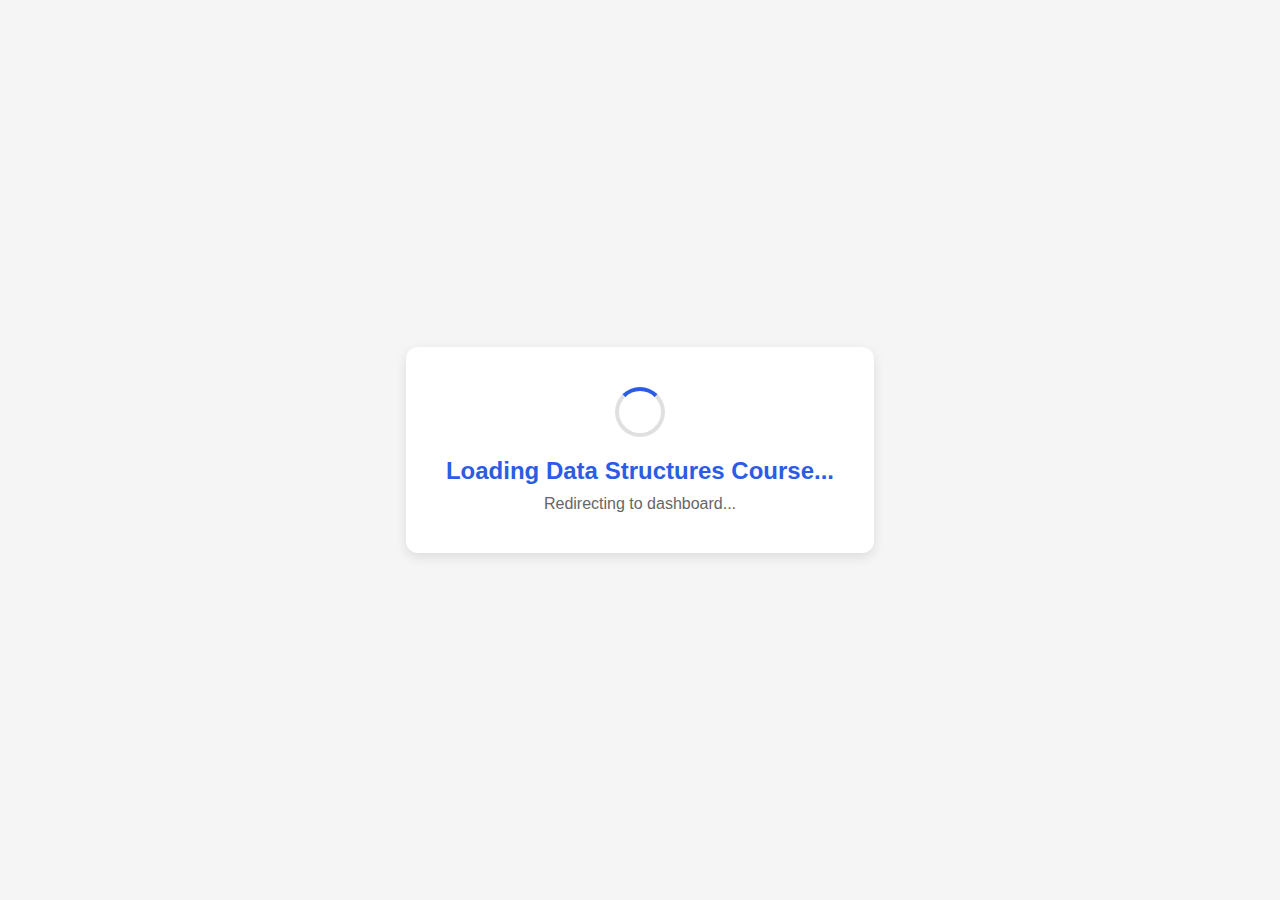
<file: index.html>
<!DOCTYPE html>
<html lang="en">
<head>
    <meta charset="UTF-8">
    <meta name="viewport" content="width=device-width, initial-scale=1.0, user-scalable=no">
    <title>Data Structures Course</title>
    <link rel="stylesheet" href="styles.css">
</head>
<body>
    <div class="loading-container">
        <div class="loading-content">
            <div class="loading-spinner"></div>
            <h2>Loading Data Structures Course...</h2>
            <p>Redirecting to dashboard...</p>
        </div>
    </div>

    <script>
        // Redirect to main.html after a brief loading screen
        setTimeout(() => {
            window.location.href = 'main.html';
        }, 1000);
    </script>

    <style>
        .loading-container {
            display: flex;
            align-items: center;
            justify-content: center;
            min-height: 100vh;
            background: #f5f5f5;
        }

        .loading-content {
            text-align: center;
            padding: 40px;
            background: white;
            border-radius: 12px;
            box-shadow: 0 4px 12px rgba(0, 0, 0, 0.1);
        }

        .loading-spinner {
            width: 50px;
            height: 50px;
            border: 4px solid #e0e0e0;
            border-top: 4px solid #2b5ce6;
            border-radius: 50%;
            animation: spin 1s linear infinite;
            margin: 0 auto 20px;
        }

        .loading-content h2 {
            color: #2b5ce6;
            margin-bottom: 10px;
            font-size: 24px;
        }

        .loading-content p {
            color: #666;
            font-size: 16px;
        }

        @keyframes spin {
            0% { transform: rotate(0deg); }
            100% { transform: rotate(360deg); }
        }
    </style>
</body>
</html>
</file>
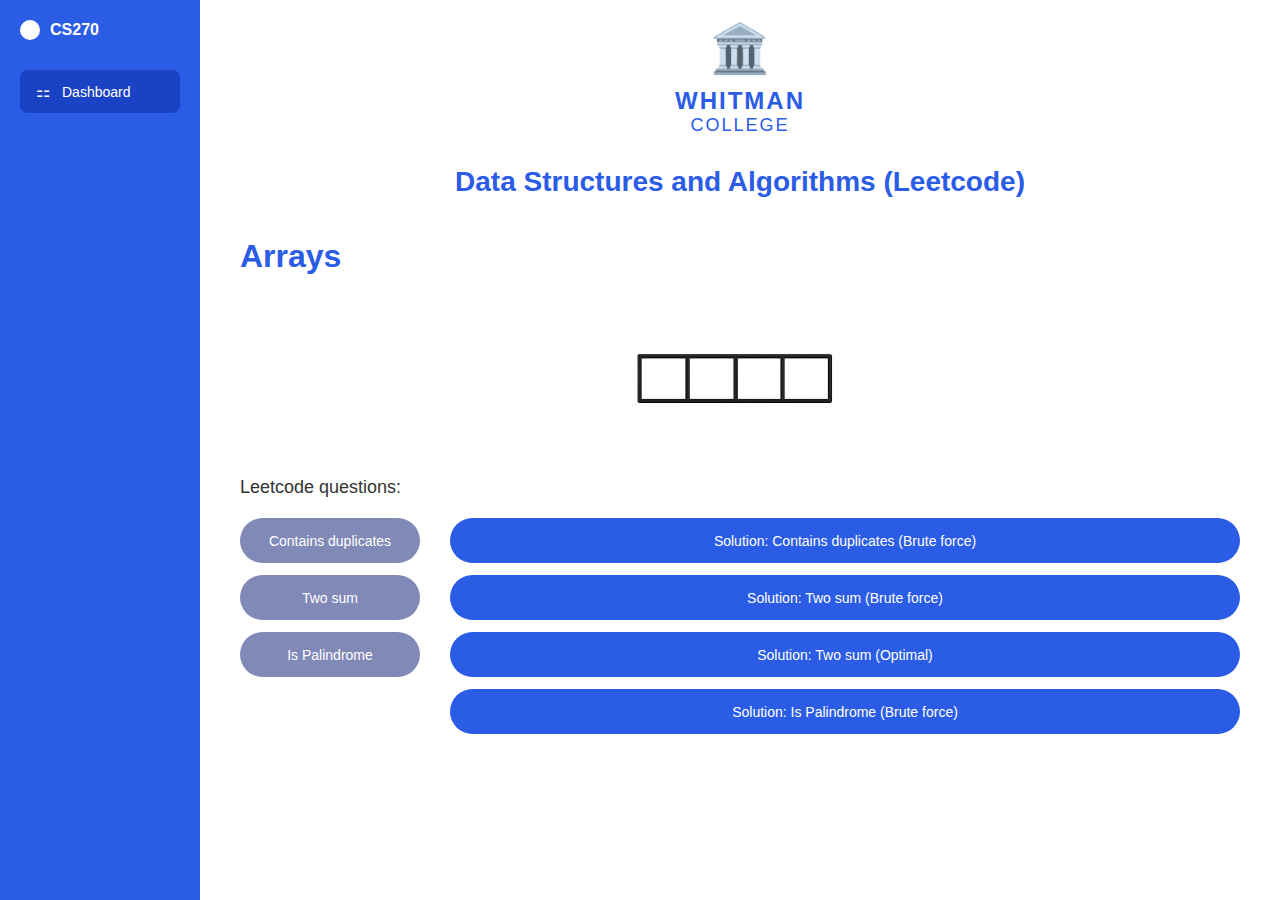
<file: arrays.html>
<!DOCTYPE html>
<html lang="en">
<head>
    <meta charset="UTF-8">
    <meta name="viewport" content="width=device-width, initial-scale=1.0, user-scalable=no">
    <title>Data Structures Course - Arrays</title>
    <link rel="stylesheet" href="styles.css">
</head>
<body>
    <div class="app-container">
        <!-- Sidebar -->
        <aside class="sidebar">
            <div class="course-info">
                <div class="course-badge">
                    <div class="badge-circle"></div>
                    <span class="course-code">CS270</span>
                </div>
            </div>
            <nav class="sidebar-nav">
                <div class="nav-item active">
                    <div class="nav-icon">⚏</div>
                    <span>Dashboard</span>
                </div>
            </nav>
        </aside>
        
        <!-- Main Content -->
        <main class="main-content arrays-page">
            <!-- College Branding -->
            <div class="college-branding">
                <div class="college-logo">
                    <div class="logo-icon">🏛️</div>
                    <div class="college-text">
                        <div class="college-name">WHITMAN</div>
                        <div class="college-type">COLLEGE</div>
                    </div>
                </div>
            </div>
            
            <!-- Course Title -->
            <h1 class="main-title">Data Structures and Algorithms (Leetcode)</h1>
            
            <!-- Page Title -->
            <h2 class="page-title">Arrays</h2>
            
            <!-- Array Visualization -->
            <div class="array-visualization">
                <img src="images/array.png" alt="Array visualization" class="data-structure-image" />
            </div>
            
            <!-- Leetcode Questions -->
            <div class="leetcode-section">
                <h3 class="section-title">Leetcode questions:</h3>
                <div class="questions-layout">
                    <div class="questions-column">
                        <div class="question-card gray" data-question="contains-duplicates">
                            <span>Contains duplicates</span>
                        </div>
                        <div class="question-card gray" data-question="two-sum">
                            <span>Two sum</span>
                        </div>
                        <div class="question-card gray" data-question="is-palindrome">
                            <span>Is Palindrome</span>
                        </div>
                    </div>
                    <div class="solutions-column">
                        <div class="question-card blue" data-question="contains-duplicates-solution-brute">
                            <span>Solution: Contains duplicates (Brute force)</span>
                        </div>
                        <div class="question-card blue" data-question="two-sum-solution-brute">
                            <span>Solution: Two sum (Brute force)</span>
                        </div>
                        <div class="question-card blue" data-question="two-sum-solution-optimal">
                            <span>Solution: Two sum (Optimal)</span>
                        </div>
                        <div class="question-card blue" data-question="is-palindrome-solution-brute">
                            <span>Solution: Is Palindrome (Brute force)</span>
                        </div>
                    </div>
                </div>
            </div>
        </main>
    </div>

    <script src="arrays.js"></script>
</body>
</html>
</file>
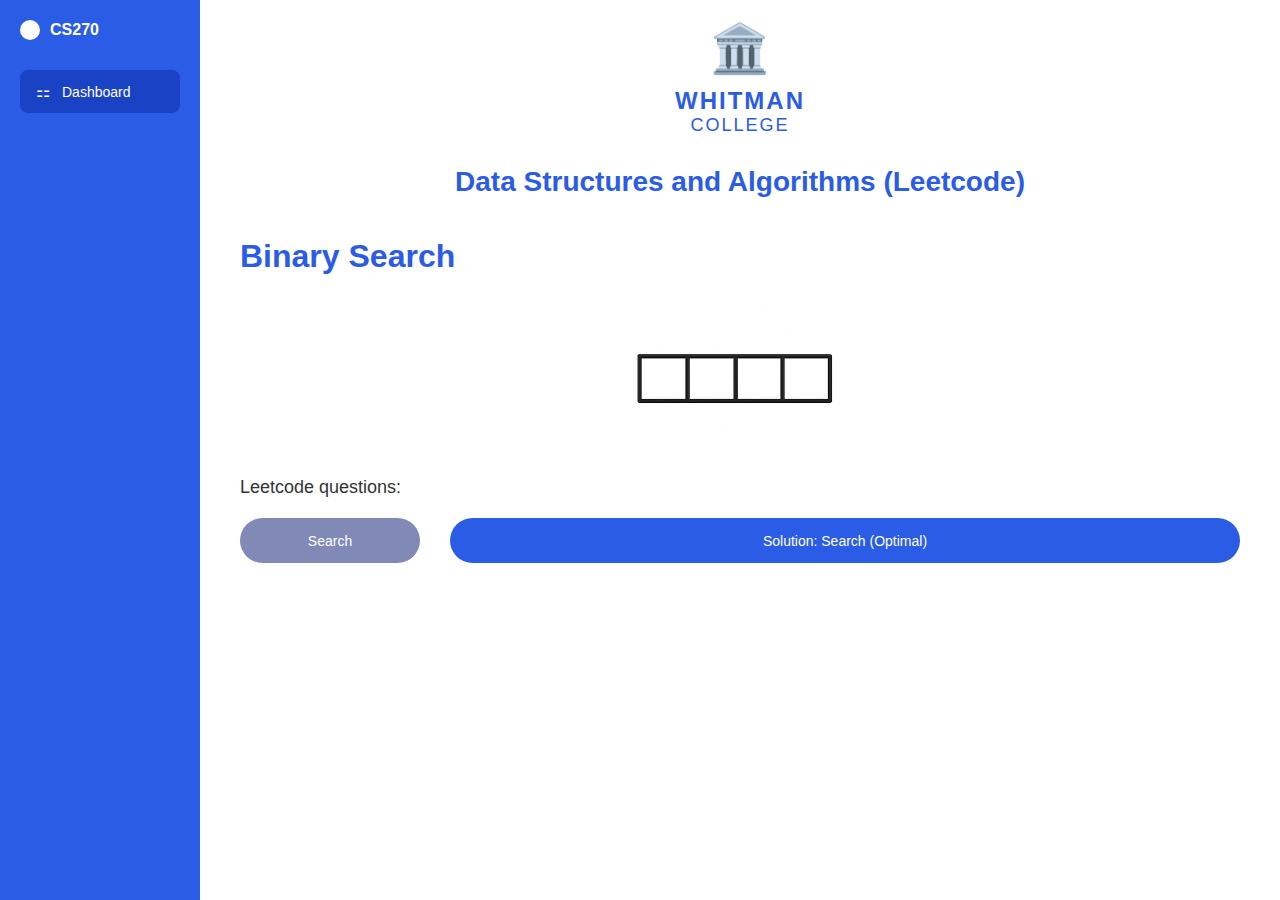
<file: binary-search.html>
<!DOCTYPE html>
<html lang="en">
<head>
    <meta charset="UTF-8">
    <meta name="viewport" content="width=device-width, initial-scale=1.0, user-scalable=no">
    <title>Data Structures Course - Binary Search </title>
    <link rel="stylesheet" href="styles.css">
</head>
<body>
    <div class="app-container">
        <!-- Sidebar -->
        <aside class="sidebar">
            <div class="course-info">
                <div class="course-badge">
                    <div class="badge-circle"></div>
                    <span class="course-code">CS270</span>
                </div>
            </div>
            <nav class="sidebar-nav">
                <div class="nav-item active">
                    <div class="nav-icon">⚏</div>
                    <span>Dashboard</span>
                </div>
            </nav>
        </aside>
        
        <!-- Main Content -->
        <main class="main-content arrays-page">
            <!-- College Branding -->
            <div class="college-branding">
                <div class="college-logo">
                    <div class="logo-icon">🏛️</div>
                    <div class="college-text">
                        <div class="college-name">WHITMAN</div>
                        <div class="college-type">COLLEGE</div>
                    </div>
                </div>
            </div>
            
            <!-- Course Title -->
            <h1 class="main-title">Data Structures and Algorithms (Leetcode)</h1>
            
            <!-- Page Title -->
            <h2 class="page-title">Binary Search</h2>
            
            <!-- Array Visualization -->
            <div class="array-visualization">
                <img src="images/array.png" alt="stack visualization" class="data-structure-image" />
            </div>
            
            <!-- Leetcode Questions -->
            <div class="leetcode-section">
                <h3 class="section-title">Leetcode questions:</h3>
                <div class="questions-layout">
                    <div class="questions-column">
                        <div class="question-card gray" data-question="search">
                            <span>Search</span>
                        </div>
                    </div>
                    <div class="solutions-column">
                        <div class="question-card blue" data-question="search-solution-optimal">
                            <span>Solution: Search (Optimal)</span>
                        </div>
                    </div>
                </div>
            </div>
        </main>
    </div>

    <script src="binary-search.js"></script>
</body>
</html>
</file>
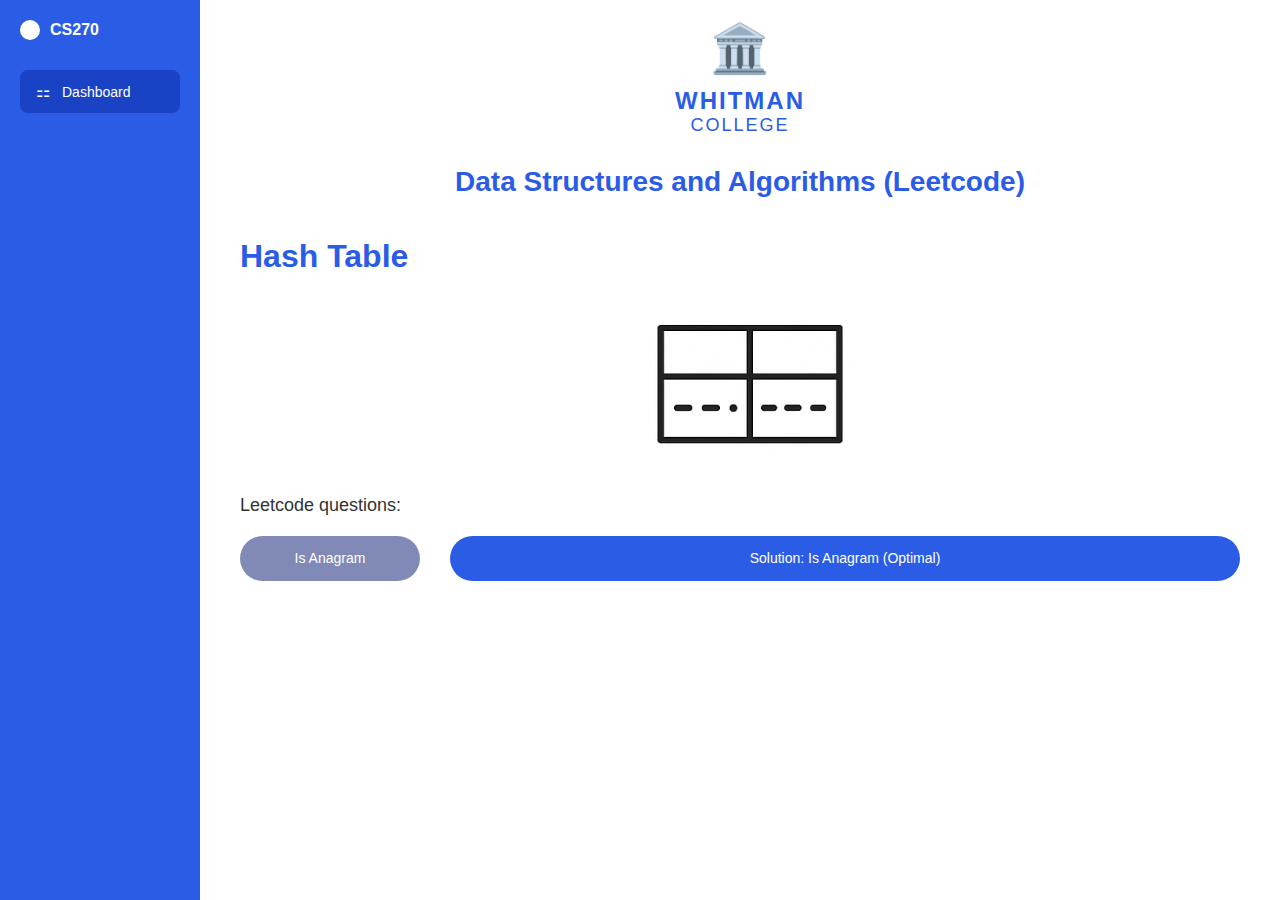
<file: hash-table.html>
<!DOCTYPE html>
<html lang="en">
<head>
    <meta charset="UTF-8">
    <meta name="viewport" content="width=device-width, initial-scale=1.0, user-scalable=no">
    <title>Data Structures Course - Hash Table </title>
    <link rel="stylesheet" href="styles.css">
</head>
<body>
    <div class="app-container">
        <!-- Sidebar -->
        <aside class="sidebar">
            <div class="course-info">
                <div class="course-badge">
                    <div class="badge-circle"></div>
                    <span class="course-code">CS270</span>
                </div>
            </div>
            <nav class="sidebar-nav">
                <div class="nav-item active">
                    <div class="nav-icon">⚏</div>
                    <span>Dashboard</span>
                </div>
            </nav>
        </aside>
        
        <!-- Main Content -->
        <main class="main-content arrays-page">
            <!-- College Branding -->
            <div class="college-branding">
                <div class="college-logo">
                    <div class="logo-icon">🏛️</div>
                    <div class="college-text">
                        <div class="college-name">WHITMAN</div>
                        <div class="college-type">COLLEGE</div>
                    </div>
                </div>
            </div>
            
            <!-- Course Title -->
            <h1 class="main-title">Data Structures and Algorithms (Leetcode)</h1>
            
            <!-- Page Title -->
            <h2 class="page-title">Hash Table</h2>
            
            <!-- Array Visualization -->
            <div class="array-visualization">
                <img src="images/hash-table.png" alt="hash table visualization" class="data-structure-image" />
            </div>
            
            <!-- Leetcode Questions -->
            <div class="leetcode-section">
                <h3 class="section-title">Leetcode questions:</h3>
                <div class="questions-layout">
                    <div class="questions-column">
                        <div class="question-card gray" data-question="is-anagram">
                            <span>Is Anagram</span>
                        </div>
                    </div>
                    <div class="solutions-column">
                        <div class="question-card blue" data-question="is-anagram-solution-optimal">
                            <span>Solution: Is Anagram (Optimal)</span>
                        </div>
                    </div>
                </div>
            </div>
        </main>
    </div>

    <script src="hash-table.js"></script>
</body>
</html>
</file>
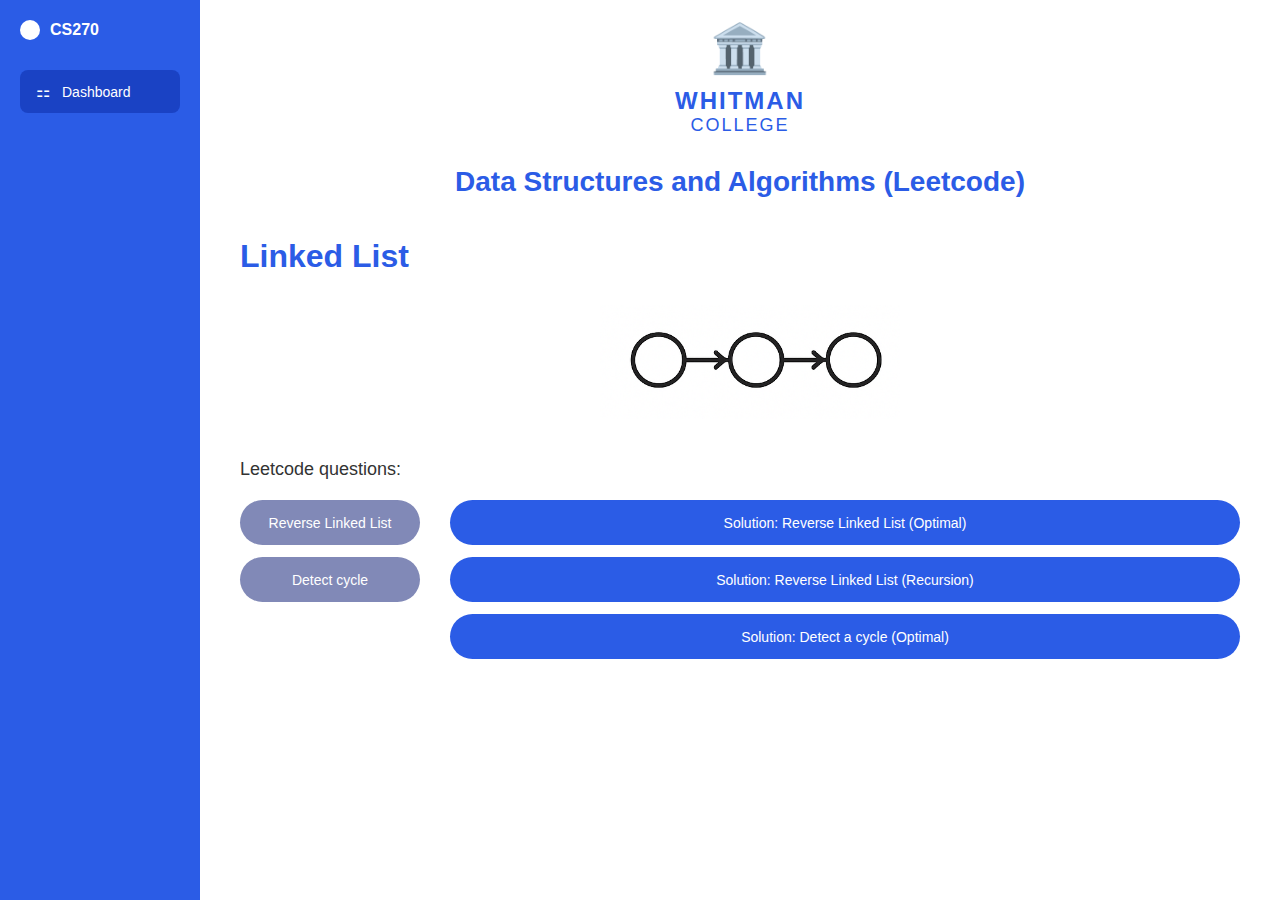
<file: linked-list.html>
<!DOCTYPE html>
<html lang="en">
<head>
    <meta charset="UTF-8">
    <meta name="viewport" content="width=device-width, initial-scale=1.0, user-scalable=no">
    <title>Data Structures Course - Link List</title>
    <link rel="stylesheet" href="styles.css">
</head>
<body>
    <div class="app-container">
        <!-- Sidebar -->
        <aside class="sidebar">
            <div class="course-info">
                <div class="course-badge">
                    <div class="badge-circle"></div>
                    <span class="course-code">CS270</span>
                </div>
            </div>
            <nav class="sidebar-nav">
                <div class="nav-item active">
                    <div class="nav-icon">⚏</div>
                    <span>Dashboard</span>
                </div>
            </nav>
        </aside>
        
        <!-- Main Content -->
        <main class="main-content arrays-page">
            <!-- College Branding -->
            <div class="college-branding">
                <div class="college-logo">
                    <div class="logo-icon">🏛️</div>
                    <div class="college-text">
                        <div class="college-name">WHITMAN</div>
                        <div class="college-type">COLLEGE</div>
                    </div>
                </div>
            </div>
            
            <!-- Course Title -->
            <h1 class="main-title">Data Structures and Algorithms (Leetcode)</h1>
            
            <!-- Page Title -->
            <h2 class="page-title">Linked List</h2>
            
            <!-- Array Visualization -->
            <div class="array-visualization">
                <img src="images/linkedlist.png" alt="linked list visualization" class="data-structure-image" />
            </div>
            
            <!-- Leetcode Questions -->
            <div class="leetcode-section">
                <h3 class="section-title">Leetcode questions:</h3>
                <div class="questions-layout">
                    <div class="questions-column">
                        <div class="question-card gray" data-question="reverse-link-list">
                            <span>Reverse Linked List</span>
                        </div>
                        <div class="question-card gray" data-question="detect-cycle">
                            <span>Detect cycle</span>
                        </div>
                    </div>
                    <div class="solutions-column">
                        <div class="question-card blue" data-question="reverse-link-list-solution-optimal">
                            <span>Solution: Reverse Linked List (Optimal)</span>
                        </div>
                        <div class="question-card blue" data-question="reverse-link-list-solution-recusion">
                            <span>Solution: Reverse Linked List (Recursion)</span>
                        </div>
                        <div class="question-card blue" data-question="detect-cycle-solution-optimal">
                            <span>Solution: Detect a cycle (Optimal)</span>
                        </div>
                    </div>
                </div>
            </div>
        </main>
    </div>

    <script src="linked-list.js"></script>
</body>
</html>
</file>
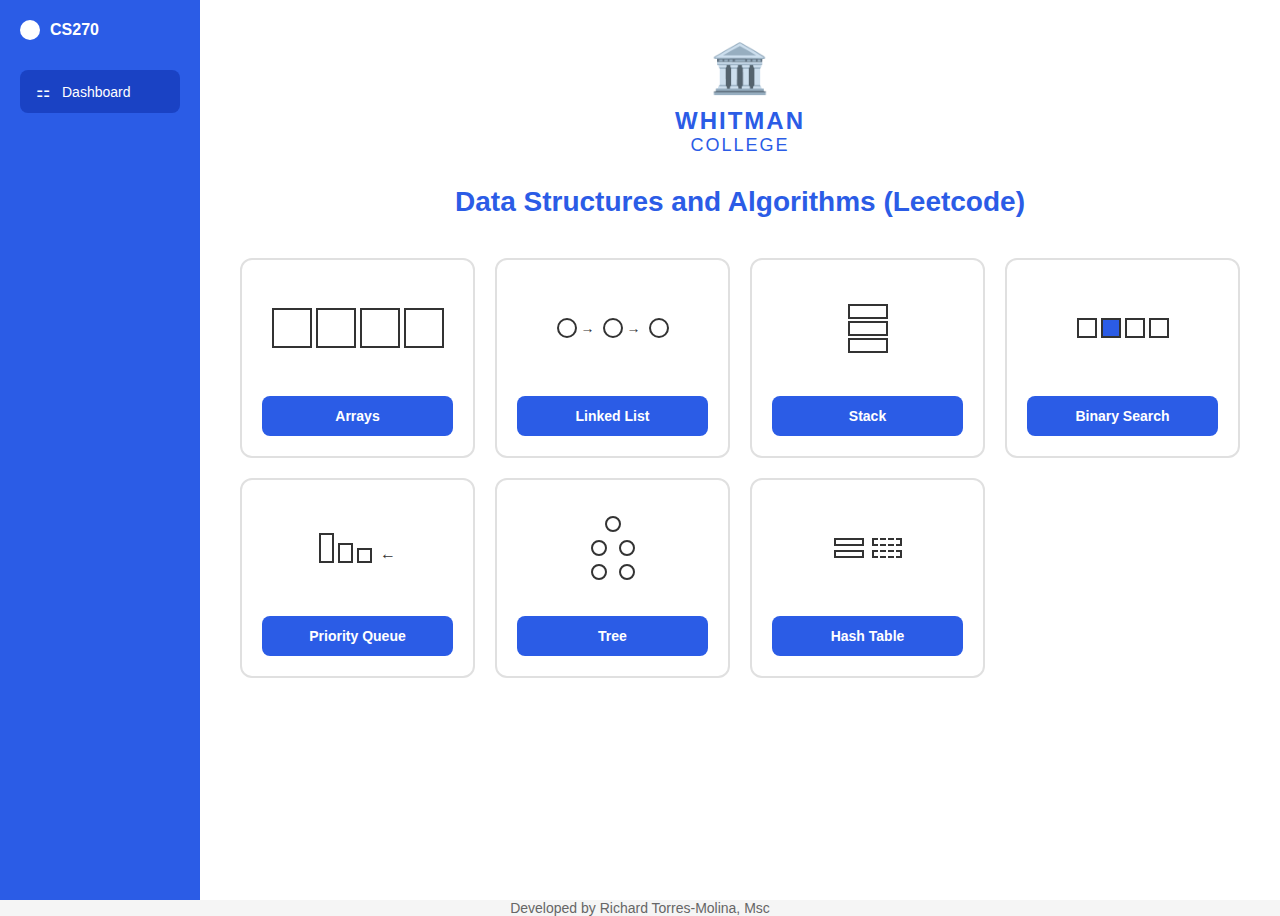
<file: main.html>
<!DOCTYPE html>
<html lang="en">
<head>
    <meta charset="UTF-8">
    <meta name="viewport" content="width=device-width, initial-scale=1.0, user-scalable=no">
    <title>Data Structures Course - Dashboard</title>
    <link rel="stylesheet" href="styles.css">
</head>
<body>
    <div class="app-container">
        <!-- Sidebar -->
        <aside class="sidebar">
            <div class="course-info">
                <div class="course-badge">
                    <div class="badge-circle"></div>
                    <span class="course-code">CS270</span>
                </div>
            </div>
            <nav class="sidebar-nav">
                <div class="nav-item active">
                    <div class="nav-icon">⚏</div>
                    <span>Dashboard</span>
                </div>
            </nav>
        </aside>
        
        <!-- Main Content -->
        <main class="main-content">
            <!-- College Branding -->
            <div class="college-branding">
                <div class="college-logo">
                    <div class="logo-icon">🏛️</div>
                    <div class="college-text">
                        <div class="college-name">WHITMAN</div>
                        <div class="college-type">COLLEGE</div>
                    </div>
                </div>
            </div>
            
            <!-- Course Title -->
            <h1 class="main-title">Data Structures and Algorithms (Leetcode)</h1>
            
            <!-- Data Structure Cards Grid -->
            <div class="cards-grid">
                <!-- Top Row -->
                <div class="card" data-type="arrays" data-url="arrays.html">
                    <div class="card-visual">
                        <div class="array-visual">
                            <div class="array-box"></div>
                            <div class="array-box"></div>
                            <div class="array-box"></div>
                            <div class="array-box"></div>
                        </div>
                    </div>
                    <button class="card-button">Arrays</button>
                </div>
                
                <div class="card" data-type="linked-list" data-url="linked-list.html">
                    <div class="card-visual">
                        <div class="linkedlist-visual">
                            <div class="node">
                                <div class="node-circle"></div>
                                <div class="node-arrow">→</div>
                            </div>
                            <div class="node">
                                <div class="node-circle"></div>
                                <div class="node-arrow">→</div>
                            </div>
                            <div class="node">
                                <div class="node-circle"></div>
                            </div>
                        </div>
                    </div>
                    <button class="card-button">Linked List</button>
                </div>
                
                <div class="card" data-type="stack" data-url="stack.html" >
                    <div class="card-visual">
                        <div class="stack-visual">
                            <div class="stack-block"></div>
                            <div class="stack-block"></div>
                            <div class="stack-block"></div>
                        </div>
                    </div>
                    <button class="card-button">Stack</button>
                </div>
                
                <div class="card" data-type="binary-search" data-url="binary-search.html" >
                    <div class="card-visual">
                        <div class="binary-search-visual">
                            <div class="search-array">
                                <div class="search-box"></div>
                                <div class="search-box highlighted"></div>
                                <div class="search-box"></div>
                                <div class="search-box"></div>
                            </div>
                        </div>
                    </div>
                    <button class="card-button">Binary Search</button>
                </div>
                
                <!-- Bottom Row -->
                <div class="card" data-type="priority-queue" data-url="priority-queue.html" >
                    <div class="card-visual">
                        <div class="priority-queue-visual">
                            <div class="queue-container">
                                <div class="queue-block tall"></div>
                                <div class="queue-block medium"></div>
                                <div class="queue-block short"></div>
                            </div>
                            <div class="queue-arrow">←</div>
                        </div>
                    </div>
                    <button class="card-button">Priority Queue</button>
                </div>
                
                <div class="card" data-type="tree" data-url="tree.html" >
                    <div class="card-visual">
                        <div class="tree-visual">
                            <div class="tree-node root"></div>
                            <div class="tree-children">
                                <div class="tree-node"></div>
                                <div class="tree-node"></div>
                            </div>
                            <div class="tree-grandchildren">
                                <div class="tree-node"></div>
                                <div class="tree-node"></div>
                            </div>
                        </div>
                    </div>
                    <button class="card-button">Tree</button>
                </div>
                
                <div class="card" data-type="hash-table" data-url="hash-table.html" >
                    <div class="card-visual">
                        <div class="hash-table-visual">
                            <div class="hash-bucket">
                                <div class="hash-line"></div>
                                <div class="hash-line"></div>
                            </div>
                            <div class="hash-bucket">
                                <div class="hash-line dashed"></div>
                                <div class="hash-line dashed"></div>
                            </div>
                        </div>
                    </div>
                    <button class="card-button">Hash Table</button>
                </div>
                
                <!-- Empty slot for 4x2 grid -->
                <div class="card empty">
                    <div class="card-visual"></div>
                    <button class="card-button" disabled></button>
                </div>
            </div>
        </main>
    </div>

    <footer style="position: dynamic; bottom: 10px; width: 100%; text-align: center; color: #666; font-size: 14px; z-index: 1000;">
        Developed by Richard Torres-Molina, Msc
    </footer>

    <script src="main.js"></script>
</body>
</html>
</file>
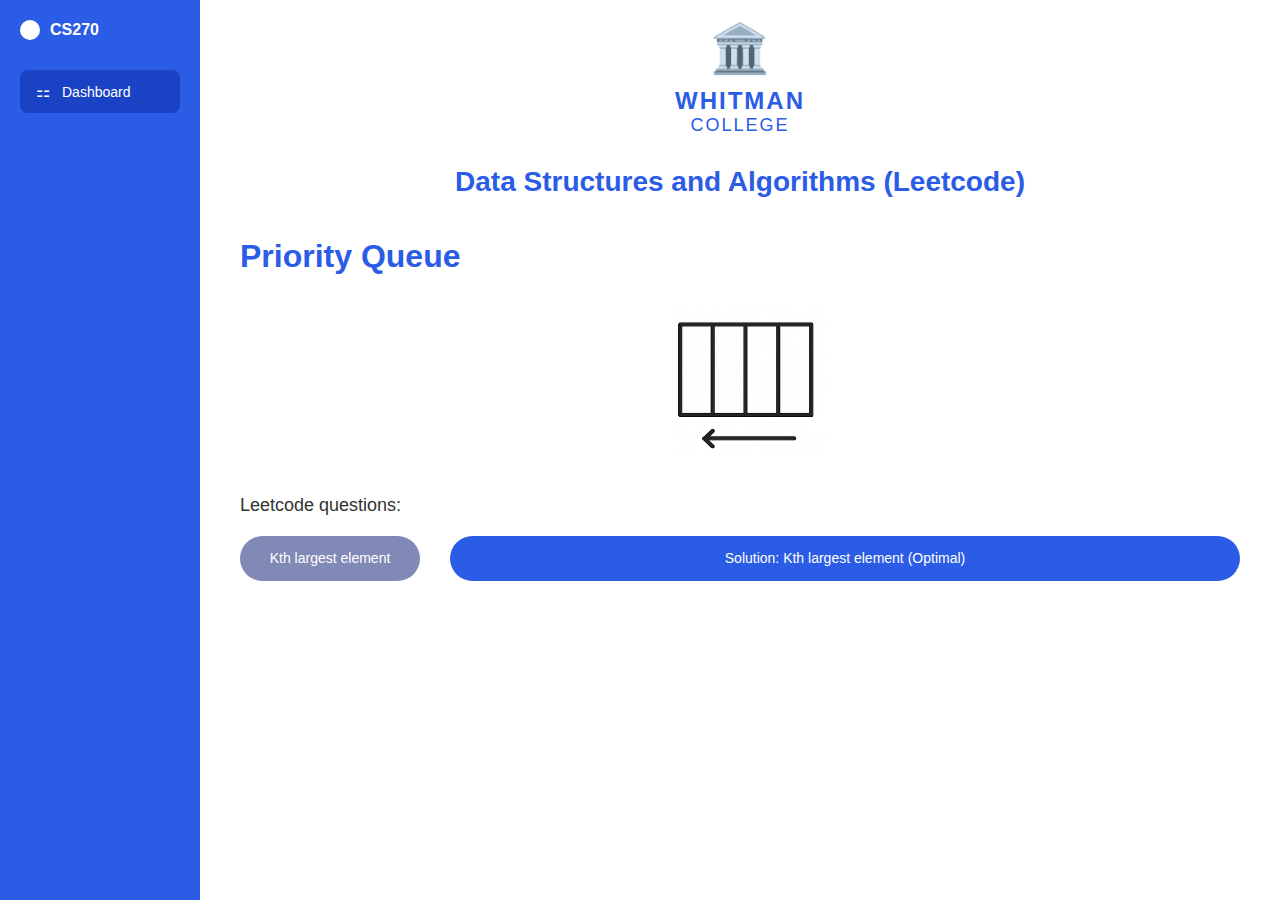
<file: priority-queue.html>
<!DOCTYPE html>
<html lang="en">
<head>
    <meta charset="UTF-8">
    <meta name="viewport" content="width=device-width, initial-scale=1.0, user-scalable=no">
    <title>Data Structures Course - Priority Queue </title>
    <link rel="stylesheet" href="styles.css">
</head>
<body>
    <div class="app-container">
        <!-- Sidebar -->
        <aside class="sidebar">
            <div class="course-info">
                <div class="course-badge">
                    <div class="badge-circle"></div>
                    <span class="course-code">CS270</span>
                </div>
            </div>
            <nav class="sidebar-nav">
                <div class="nav-item active">
                    <div class="nav-icon">⚏</div>
                    <span>Dashboard</span>
                </div>
            </nav>
        </aside>
        
        <!-- Main Content -->
        <main class="main-content arrays-page">
            <!-- College Branding -->
            <div class="college-branding">
                <div class="college-logo">
                    <div class="logo-icon">🏛️</div>
                    <div class="college-text">
                        <div class="college-name">WHITMAN</div>
                        <div class="college-type">COLLEGE</div>
                    </div>
                </div>
            </div>
            
            <!-- Course Title -->
            <h1 class="main-title">Data Structures and Algorithms (Leetcode)</h1>
            
            <!-- Page Title -->
            <h2 class="page-title">Priority Queue</h2>
            
            <!-- Array Visualization -->
            <div class="array-visualization">
                <img src="images/priority-queue.png" alt="stack visualization" class="data-structure-image" />
            </div>
            
            <!-- Leetcode Questions -->
            <div class="leetcode-section">
                <h3 class="section-title">Leetcode questions:</h3>
                <div class="questions-layout">
                    <div class="questions-column">
                        <div class="question-card gray" data-question="largest">
                            <span>Kth largest element</span>
                        </div>
                    </div> 
                    <div class="solutions-column">
                        <div class="question-card blue" data-question="largest-solution-optimal">
                            <span>Solution: Kth largest element (Optimal)</span>
                        </div>
                    </div>
                </div>
            </div>
        </main>
    </div>

    <script src="priority-queue.js"></script>
</body>
</html>
</file>
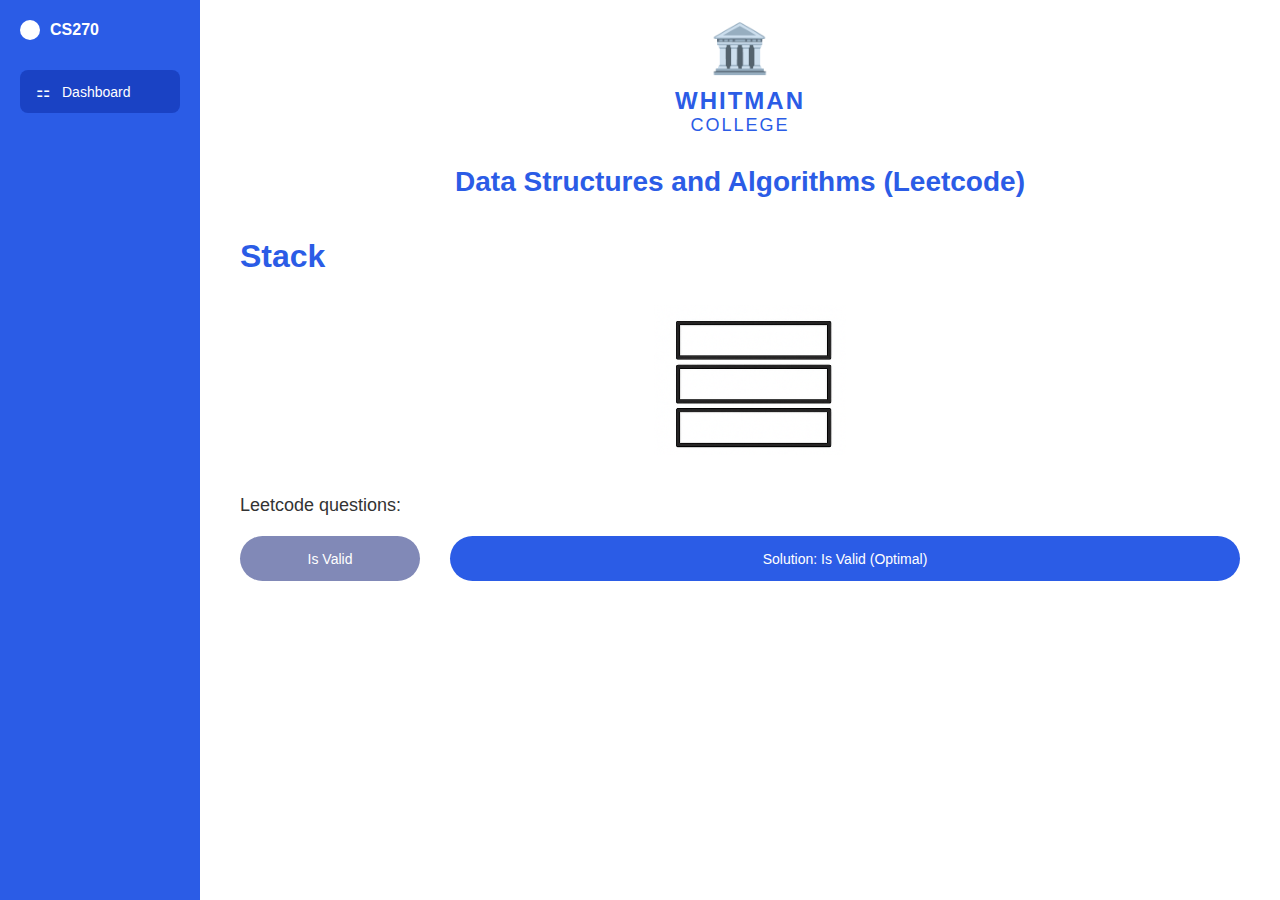
<file: stack.html>
<!DOCTYPE html>
<html lang="en">
<head>
    <meta charset="UTF-8">
    <meta name="viewport" content="width=device-width, initial-scale=1.0, user-scalable=no">
    <title>Data Structures Course - Stack </title>
    <link rel="stylesheet" href="styles.css">
</head>
<body>
    <div class="app-container">
        <!-- Sidebar -->
        <aside class="sidebar">
            <div class="course-info">
                <div class="course-badge">
                    <div class="badge-circle"></div>
                    <span class="course-code">CS270</span>
                </div>
            </div>
            <nav class="sidebar-nav">
                <div class="nav-item active">
                    <div class="nav-icon">⚏</div>
                    <span>Dashboard</span>
                </div>
            </nav>
        </aside>
        
        <!-- Main Content -->
        <main class="main-content arrays-page">
            <!-- College Branding -->
            <div class="college-branding">
                <div class="college-logo">
                    <div class="logo-icon">🏛️</div>
                    <div class="college-text">
                        <div class="college-name">WHITMAN</div>
                        <div class="college-type">COLLEGE</div>
                    </div>
                </div>
            </div>
            
            <!-- Course Title -->
            <h1 class="main-title">Data Structures and Algorithms (Leetcode)</h1>
            
            <!-- Page Title -->
            <h2 class="page-title">Stack</h2>
            
            <!-- Array Visualization -->
            <div class="array-visualization">
                <img src="images/stack.png" alt="stack visualization" class="data-structure-image" />
            </div>
            
            <!-- Leetcode Questions -->
            <div class="leetcode-section">
                <h3 class="section-title">Leetcode questions:</h3>
                <div class="questions-layout">
                    <div class="questions-column">
                        <div class="question-card gray" data-question="is-valid">
                            <span>Is Valid </span>
                        </div>
                    </div>
                    <div class="solutions-column">
                        <div class="question-card blue" data-question="is-valid-solution-optimal">
                            <span>Solution: Is Valid (Optimal)</span>
                        </div>
                    </div>
                </div>
            </div>
        </main>
    </div>

    <script src="stack.js"></script>
</body>
</html>
</file>
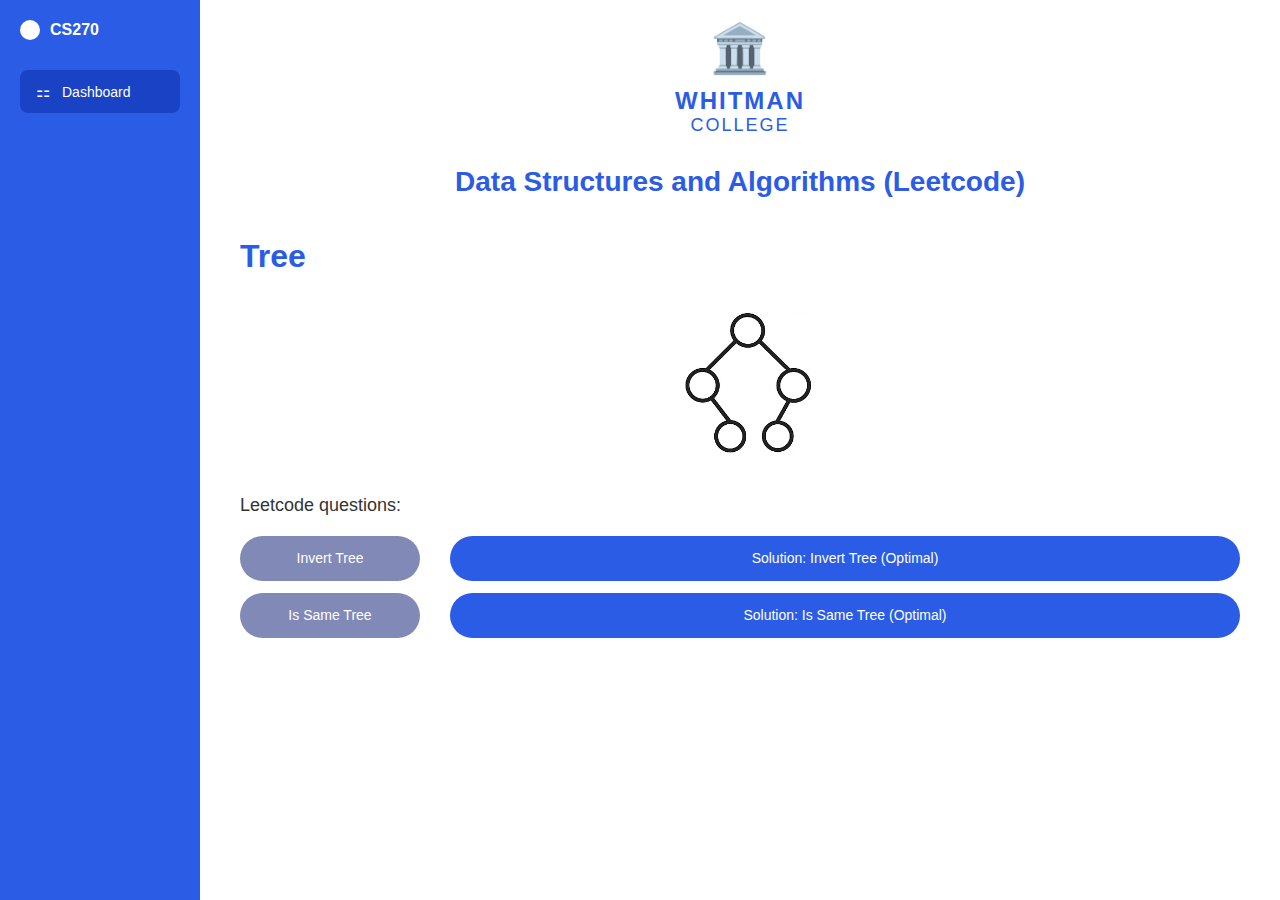
<file: tree.html>
<!DOCTYPE html>
<html lang="en">
<head>
    <meta charset="UTF-8">
    <meta name="viewport" content="width=device-width, initial-scale=1.0, user-scalable=no">
    <title>Data Structures Course - Tree </title>
    <link rel="stylesheet" href="styles.css">
</head>
<body>
    <div class="app-container">
        <!-- Sidebar -->
        <aside class="sidebar">
            <div class="course-info">
                <div class="course-badge">
                    <div class="badge-circle"></div>
                    <span class="course-code">CS270</span>
                </div>
            </div>
            <nav class="sidebar-nav">
                <div class="nav-item active">
                    <div class="nav-icon">⚏</div>
                    <span>Dashboard</span>
                </div>
            </nav>
        </aside>
        
        <!-- Main Content -->
        <main class="main-content arrays-page">
            <!-- College Branding -->
            <div class="college-branding">
                <div class="college-logo">
                    <div class="logo-icon">🏛️</div>
                    <div class="college-text">
                        <div class="college-name">WHITMAN</div>
                        <div class="college-type">COLLEGE</div>
                    </div>
                </div>
            </div>
            
            <!-- Course Title -->
            <h1 class="main-title">Data Structures and Algorithms (Leetcode)</h1>
            
            <!-- Page Title -->
            <h2 class="page-title">Tree</h2>
            
            <!-- Array Visualization -->
            <div class="array-visualization">
                <img src="images/tree.png" alt="linked list visualization" class="data-structure-image" />
            </div>
            
            <!-- Leetcode Questions -->
            <div class="leetcode-section">
                <h3 class="section-title">Leetcode questions:</h3>
                <div class="questions-layout">
                    <div class="questions-column">
                        <div class="question-card gray" data-question="invert-tree">
                            <span>Invert Tree</span>
                        </div>
                        <div class="question-card gray" data-question="is-same-tree">
                            <span>Is Same Tree</span>
                        </div>
                    </div>
                    <div class="solutions-column">
                        <div class="question-card blue" data-question="invert-tree-solution-optimal">
                            <span>Solution: Invert Tree (Optimal)</span>
                        </div>
                        <div class="question-card blue" data-question="is-same-tree-solution-optimal">
                            <span>Solution: Is Same Tree (Optimal) </span>
                        </div>
                    </div>
                </div>
            </div>
        </main>
    </div>

    <script src="tree.js"></script>
</body>
</html>
</file>
<file: styles.css>
* {
    margin: 0;
    padding: 0;
    box-sizing: border-box;
}

body {
    font-family: 'Segoe UI', Tahoma, Geneva, Verdana, sans-serif;
    background: #f5f5f5;
    min-height: 100vh;
}

/* Screen Management */
.screen {
    display: none;
}

.screen.active {
    display: block;
}

/* Main App Container */
.app-container {
    display: flex;
    min-height: 100vh;
}

/* Sidebar */
.sidebar {
    width: 200px;
    background: #2b5ce6;
    color: white;
    padding: 20px;
    display: flex;
    flex-direction: column;
}

.course-info {
    margin-bottom: 30px;
}

.course-badge {
    display: flex;
    align-items: center;
    gap: 10px;
}

.badge-circle {
    width: 20px;
    height: 20px;
    background: white;
    border-radius: 50%;
}

.course-code {
    font-weight: 600;
    font-size: 16px;
    color: white;
}

.sidebar-nav {
    flex: 1;
}

.nav-item {
    display: flex;
    align-items: center;
    gap: 12px;
    background: #1e4bd1;
    padding: 12px 16px;
    border-radius: 8px;
    cursor: pointer;
    transition: background-color 0.2s;
}

.nav-item:hover {
    background: #1a42c4;
}

.nav-item.active {
    background: #1a42c4;
}

.nav-icon {
    font-size: 16px;
}

.nav-item span {
    font-weight: 500;
    font-size: 14px;
}

/* Main Content */
.main-content {
    flex: 1;
    padding: 40px;
    background: white;
}

/* College Branding */
.college-branding {
    display: flex;
    justify-content: center;
    margin-bottom: 30px;
}

.college-logo {
    display: flex;
    flex-direction: column;
    align-items: center;
    gap: 10px;
}

.logo-icon {
    font-size: 48px;
    color: #2b5ce6;
}

.college-text {
    text-align: center;
}

.college-name {
    font-size: 24px;
    font-weight: 700;
    color: #2b5ce6;
    letter-spacing: 2px;
}

.college-type {
    font-size: 18px;
    font-weight: 400;
    color: #2b5ce6;
    letter-spacing: 2px;
}

/* Main Title */
.main-title {
    text-align: center;
    color: #2b5ce6;
    font-size: 28px;
    font-weight: 600;
    margin-bottom: 40px;
}

/* Cards Grid */
.cards-grid {
    display: grid;
    grid-template-columns: repeat(4, 1fr);
    gap: 20px;
    max-width: 1000px;
    margin: 0 auto;
}

/* Individual Card */
.card {
    background: white;
    border: 2px solid #e0e0e0;
    border-radius: 12px;
    padding: 20px;
    display: flex;
    flex-direction: column;
    align-items: center;
    gap: 20px;
    transition: transform 0.2s, box-shadow 0.2s;
    cursor: pointer;
    min-height: 200px;
}

.card:hover {
    transform: translateY(-2px);
    box-shadow: 0 4px 12px rgba(0, 0, 0, 0.1);
}

.card.empty {
    opacity: 0;
    pointer-events: none;
}

/* Card Visual Area */
.card-visual {
    flex: 1;
    display: flex;
    align-items: center;
    justify-content: center;
    width: 100%;
}

/* Array Visual */
.array-visual {
    display: flex;
    gap: 4px;
}

.array-box {
    width: 25px;
    height: 25px;
    border: 2px solid #333;
    background: white;
}

/* Linked List Visual */
.linkedlist-visual {
    display: flex;
    align-items: center;
    gap: 8px;
}

.node {
    display: flex;
    align-items: center;
    gap: 4px;
}

.node-circle {
    width: 20px;
    height: 20px;
    border: 2px solid #333;
    border-radius: 50%;
    background: white;
}

.node-arrow {
    font-size: 14px;
    color: #333;
}

/* Stack Visual */
.stack-visual {
    display: flex;
    flex-direction: column;
    gap: 2px;
    align-items: center;
}

.stack-block {
    width: 40px;
    height: 15px;
    border: 2px solid #333;
    background: white;
}

/* Binary Search Visual */
.binary-search-visual {
    display: flex;
    flex-direction: column;
    gap: 8px;
    align-items: center;
}

.search-array {
    display: flex;
    gap: 4px;
}

.search-box {
    width: 20px;
    height: 20px;
    border: 2px solid #333;
    background: white;
}

.search-box.highlighted {
    background: #2b5ce6;
}

/* Priority Queue Visual */
.priority-queue-visual {
    display: flex;
    align-items: flex-end;
    gap: 8px;
}

.queue-container {
    display: flex;
    align-items: flex-end;
    gap: 4px;
}

.queue-block {
    width: 15px;
    border: 2px solid #333;
    background: white;
}

.queue-block.tall {
    height: 30px;
}

.queue-block.medium {
    height: 20px;
}

.queue-block.short {
    height: 15px;
}

.queue-arrow {
    font-size: 16px;
    color: #333;
}

/* Tree Visual */
.tree-visual {
    display: flex;
    flex-direction: column;
    align-items: center;
    gap: 8px;
}

.tree-node {
    width: 16px;
    height: 16px;
    border: 2px solid #333;
    border-radius: 50%;
    background: white;
}

.tree-children, .tree-grandchildren {
    display: flex;
    gap: 12px;
}

/* Hash Table Visual */
.hash-table-visual {
    display: flex;
    gap: 8px;
}

.hash-bucket {
    display: flex;
    flex-direction: column;
    gap: 4px;
}

.hash-line {
    width: 30px;
    height: 8px;
    border: 2px solid #333;
    background: white;
}

.hash-line.dashed {
    border-style: dashed;
    background: transparent;
}

/* Card Button */
.card-button {
    background: #2b5ce6;
    color: white;
    border: none;
    padding: 12px 24px;
    border-radius: 8px;
    font-weight: 600;
    font-size: 14px;
    cursor: pointer;
    transition: background-color 0.2s;
    width: 100%;
}

.card-button:hover:not(:disabled) {
    background: #1e4bd1;
}

.card-button:disabled {
    opacity: 0;
}

/* Responsive Design */
@media (max-width: 1200px) {
    .cards-grid {
        grid-template-columns: repeat(3, 1fr);
    }
    
    .card.empty {
        display: none;
    }
}

@media (max-width: 768px) {
    .app-container {
        flex-direction: column;
    }
    
    .sidebar {
        width: 100%;
        padding: 15px;
    }
    
    .course-info {
        margin-bottom: 15px;
    }
    
    .main-content {
        padding: 20px;
    }
    
    .main-title {
        font-size: 22px;
        margin-bottom: 30px;
    }
    
    .cards-grid {
        grid-template-columns: repeat(2, 1fr);
        gap: 15px;
    }
    
    .card {
        min-height: 150px;
        padding: 15px;
    }
    
    .college-name {
        font-size: 20px;
    }
    
    .college-type {
        font-size: 16px;
    }
}

@media (max-width: 480px) {
    .main-content {
        padding: 15px;
    }
    
    .main-title {
        font-size: 18px;
        margin-bottom: 20px;
    }
    
    .cards-grid {
        grid-template-columns: 1fr;
        gap: 12px;
    }
    
    .card {
        min-height: 120px;
        padding: 12px;
    }
    
    .logo-icon {
        font-size: 36px;
    }
    
    .college-name {
        font-size: 18px;
    }
    
    .college-type {
        font-size: 14px;
    }
}

/* Detail Screens Styles */
#arrayScreen, #linkListScreen {
    min-height: 100vh;
    padding: 20px;
    background: #f5f5f5;
}

.dashboard {
    max-width: 800px;
    margin: 0 auto;
    background: white;
    border-radius: 12px;
    padding: 30px;
    box-shadow: 0 2px 10px rgba(0, 0, 0, 0.1);
}

.header {
    display: flex;
    justify-content: space-between;
    align-items: center;
    margin-bottom: 30px;
    padding-bottom: 20px;
    border-bottom: 2px solid #e0e0e0;
}

.course-title, .subtitle {
    color: #2b5ce6;
    text-align: center;
    margin-bottom: 20px;
}

.course-title {
    font-size: 24px;
    font-weight: 600;
}

.subtitle {
    font-size: 18px;
    font-weight: 400;
}

.subject-tags {
    display: flex;
    justify-content: center;
    gap: 15px;
    margin-bottom: 30px;
    flex-wrap: wrap;
}

.tag {
    background: rgba(43, 92, 230, 0.1);
    color: #2b5ce6;
    padding: 6px 12px;
    border-radius: 6px;
    font-size: 12px;
    font-weight: 500;
}

.data-structure-image {
    max-width: 300px;
    max-height: 150px;
    object-fit: contain;
    margin: 0 auto;
    display: block;
}

.array-visualization, .linkedlist-visualization {
    display: flex;
    justify-content: center;
    margin: 30px 0;
}

.leetcode-section {
    margin-top: 30px;
}

.section-title {
    font-size: 18px;
    font-weight: 600;
    color: #333;
    margin-bottom: 20px;
}

.questions-grid {
    display: flex;
    flex-direction: column;
    gap: 12px;
}

.question-item {
    display: flex;
}

.question-card {
    padding: 12px 18px;
    border-radius: 8px;
    font-weight: 500;
    font-size: 14px;
    min-height: 40px;
    display: flex;
    align-items: center;
    width: 100%;
    transition: transform 0.2s;
    cursor: pointer;
}

.question-card:hover {
    transform: translateY(-1px);
}

.question-card.gray {
    background: #8189B7;
    color: white;
}

.question-card.blue {
    background: #2b5ce6;
    color: white;
}

.back-btn {
    background: #2b5ce6;
    color: white;
    border: none;
    padding: 12px 24px;
    border-radius: 8px;
    font-weight: 600;
    font-size: 14px;
    cursor: pointer;
    margin-top: 30px;
    transition: background-color 0.2s;
}

.back-btn:hover {
    background: #1e4bd1;
}

/* Navigation Styles */
.page-navigation {
    margin-top: 30px;
    display: flex;
    justify-content: center;
}

/* Modal Enhancements */
.modal-header {
    border-bottom: 1px solid #e0e0e0;
}

.modal-body h4 {
    color: #2b5ce6;
    margin-bottom: 15px;
    font-size: 18px;
    font-weight: 600;
}

.modal-body h5 {
    color: #333;
    margin: 15px 0 10px;
    font-size: 16px;
    font-weight: 600;
}

.question-description {
    color: #555;
    line-height: 1.6;
    margin-bottom: 15px;
}

.examples-section {
    background: #f8f9fa;
    padding: 15px;
    border-radius: 8px;
    margin: 15px 0;
}

.examples-list {
    margin: 10px 0;
    padding-left: 20px;
}

.example-item {
    margin: 8px 0;
    color: #555;
    font-family: 'Courier New', monospace;
    background: white;
    padding: 5px 8px;
    border-radius: 4px;
    border-left: 3px solid #2b5ce6;
}

.visualization-hint {
    background: #e8f4fd;
    border: 1px solid #b3d9ff;
    border-radius: 6px;
    padding: 12px 15px;
    margin-top: 15px;
}

.visualization-hint p {
    margin: 0;
    color: #2b5ce6;
    font-size: 14px;
}

/* Arrays Page Specific Styles */
.arrays-page {
    padding: 20px 40px;
}

.page-title {
    color: #2b5ce6;
    font-size: 32px;
    font-weight: 700;
    text-align: left;
    margin: 20px 0;
}

.array-visualization {
    display: flex;
    justify-content: flex-start;
    margin: 30px 0;
    padding-left: 20px;
}

.array-visual {
    display: flex;
    gap: 4px;
}

.array-box {
    width: 40px;
    height: 40px;
    border: 2px solid #333;
    background: white;
    display: flex;
    align-items: center;
    justify-content: center;
}

.leetcode-section {
    margin-top: 40px;
}

.section-title {
    color: #333;
    font-size: 18px;
    font-weight: 400;
    margin-bottom: 20px;
    text-align: left;
}

.questions-layout {
    display: flex;
    gap: 30px;
    align-items: flex-start;
}

.questions-column {
    display: flex;
    flex-direction: column;
    gap: 12px;
    flex: 0 0 auto;
}

.solutions-column {
    display: flex;
    flex-direction: column;
    gap: 12px;
    flex: 1;
}

.question-card {
    padding: 12px 20px;
    border-radius: 25px;
    font-weight: 500;
    font-size: 14px;
    min-height: 45px;
    display: flex;
    align-items: center;
    transition: transform 0.2s, opacity 0.2s;
    cursor: pointer;
    text-align: center;
    justify-content: center;
}

.question-card:hover {
    transform: translateY(-1px);
    opacity: 0.9;
}

.question-card.gray {
    background: #8189B7;
    color: white;
    min-width: 180px;
}

.question-card.blue {
    background: #2b5ce6;
    color: white;
    min-width: 300px;
}

.question-card span {
    display: block;
    width: 100%;
}

/* Responsive adjustments for arrays page */
@media (max-width: 768px) {
    .arrays-page {
        padding: 15px 20px;
    }
    
    .questions-layout {
        flex-direction: column;
        gap: 20px;
    }
    
    .questions-column,
    .solutions-column {
        width: 100%;
    }
    
    .question-card.gray,
    .question-card.blue {
        min-width: unset;
        width: 100%;
    }
    
    .page-title {
        font-size: 24px;
        text-align: center;
    }
    
    .array-visualization {
        justify-content: center;
        padding-left: 0;
    }
}

/* Loading styles for index.html */
@keyframes fadeIn {
    from { opacity: 0; }
    to { opacity: 1; }
}

.loading-container {
    animation: fadeIn 0.5s ease-in;
}
</file>
